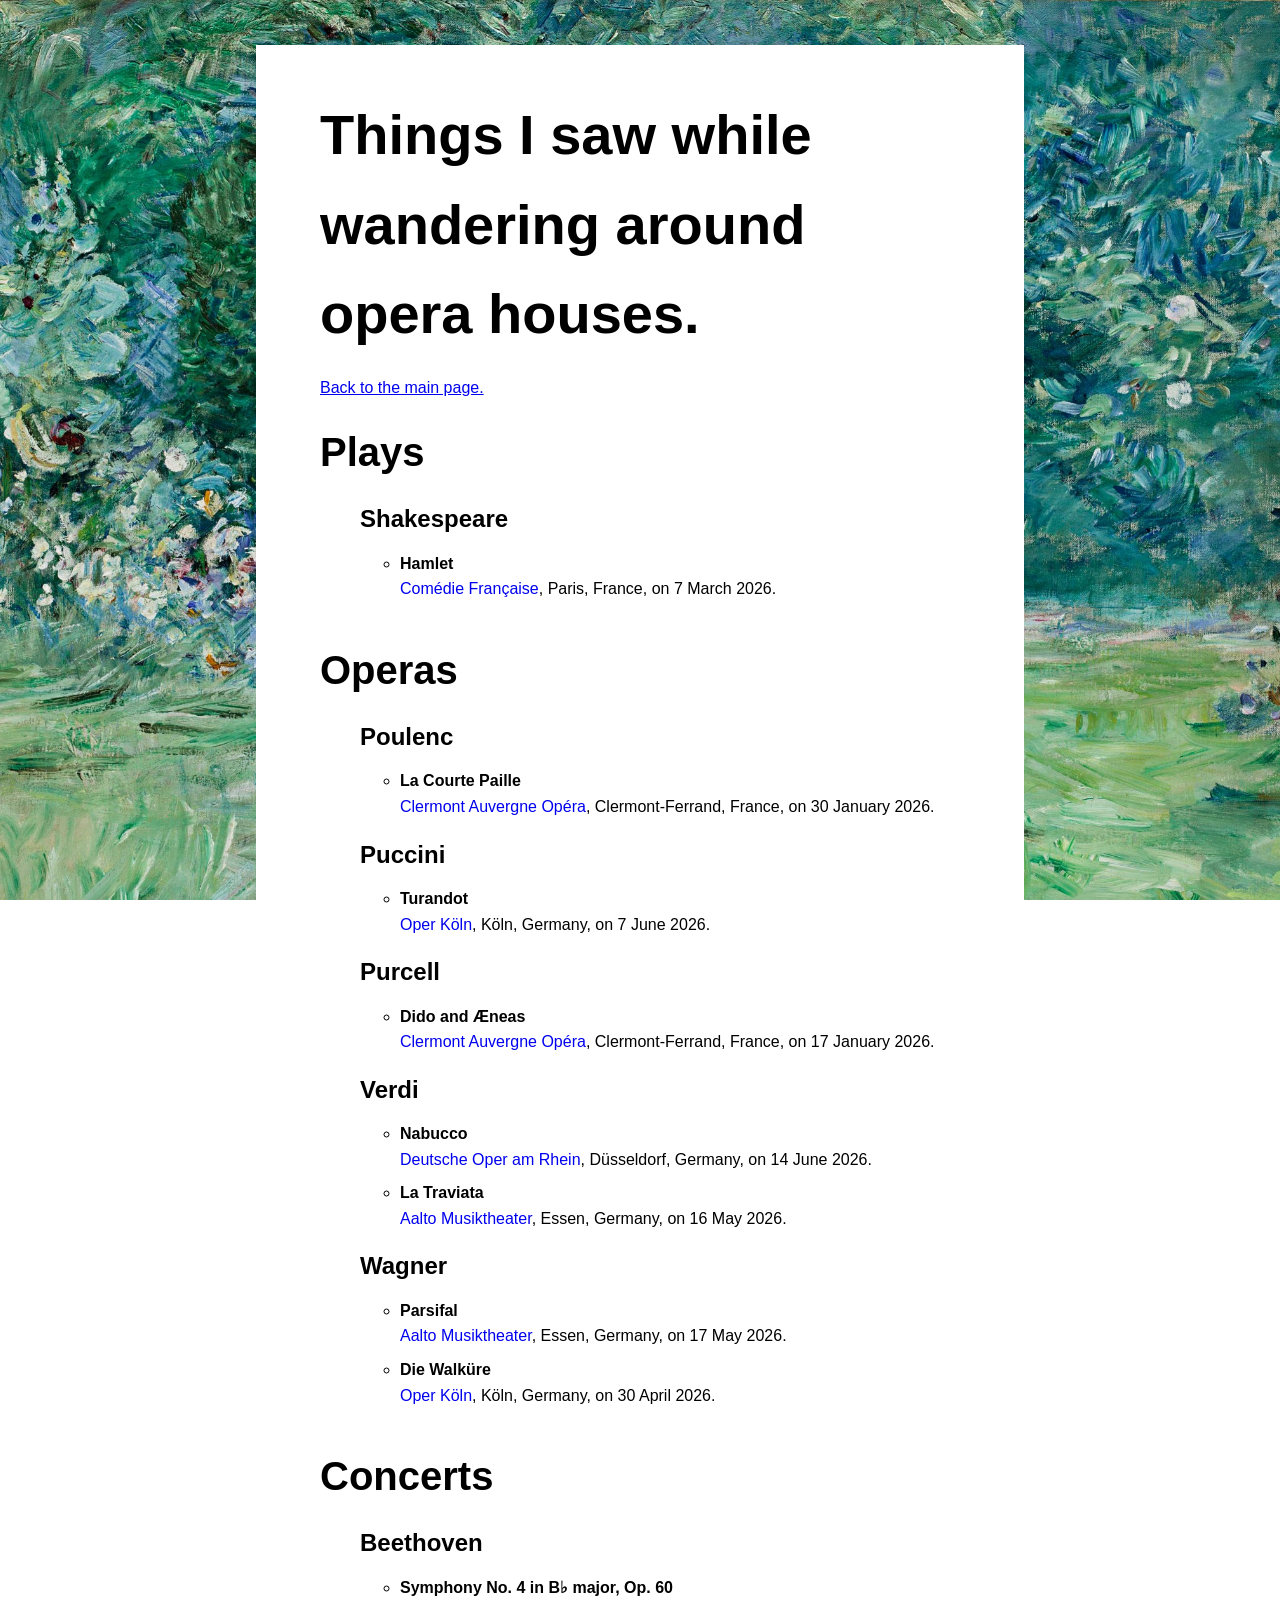
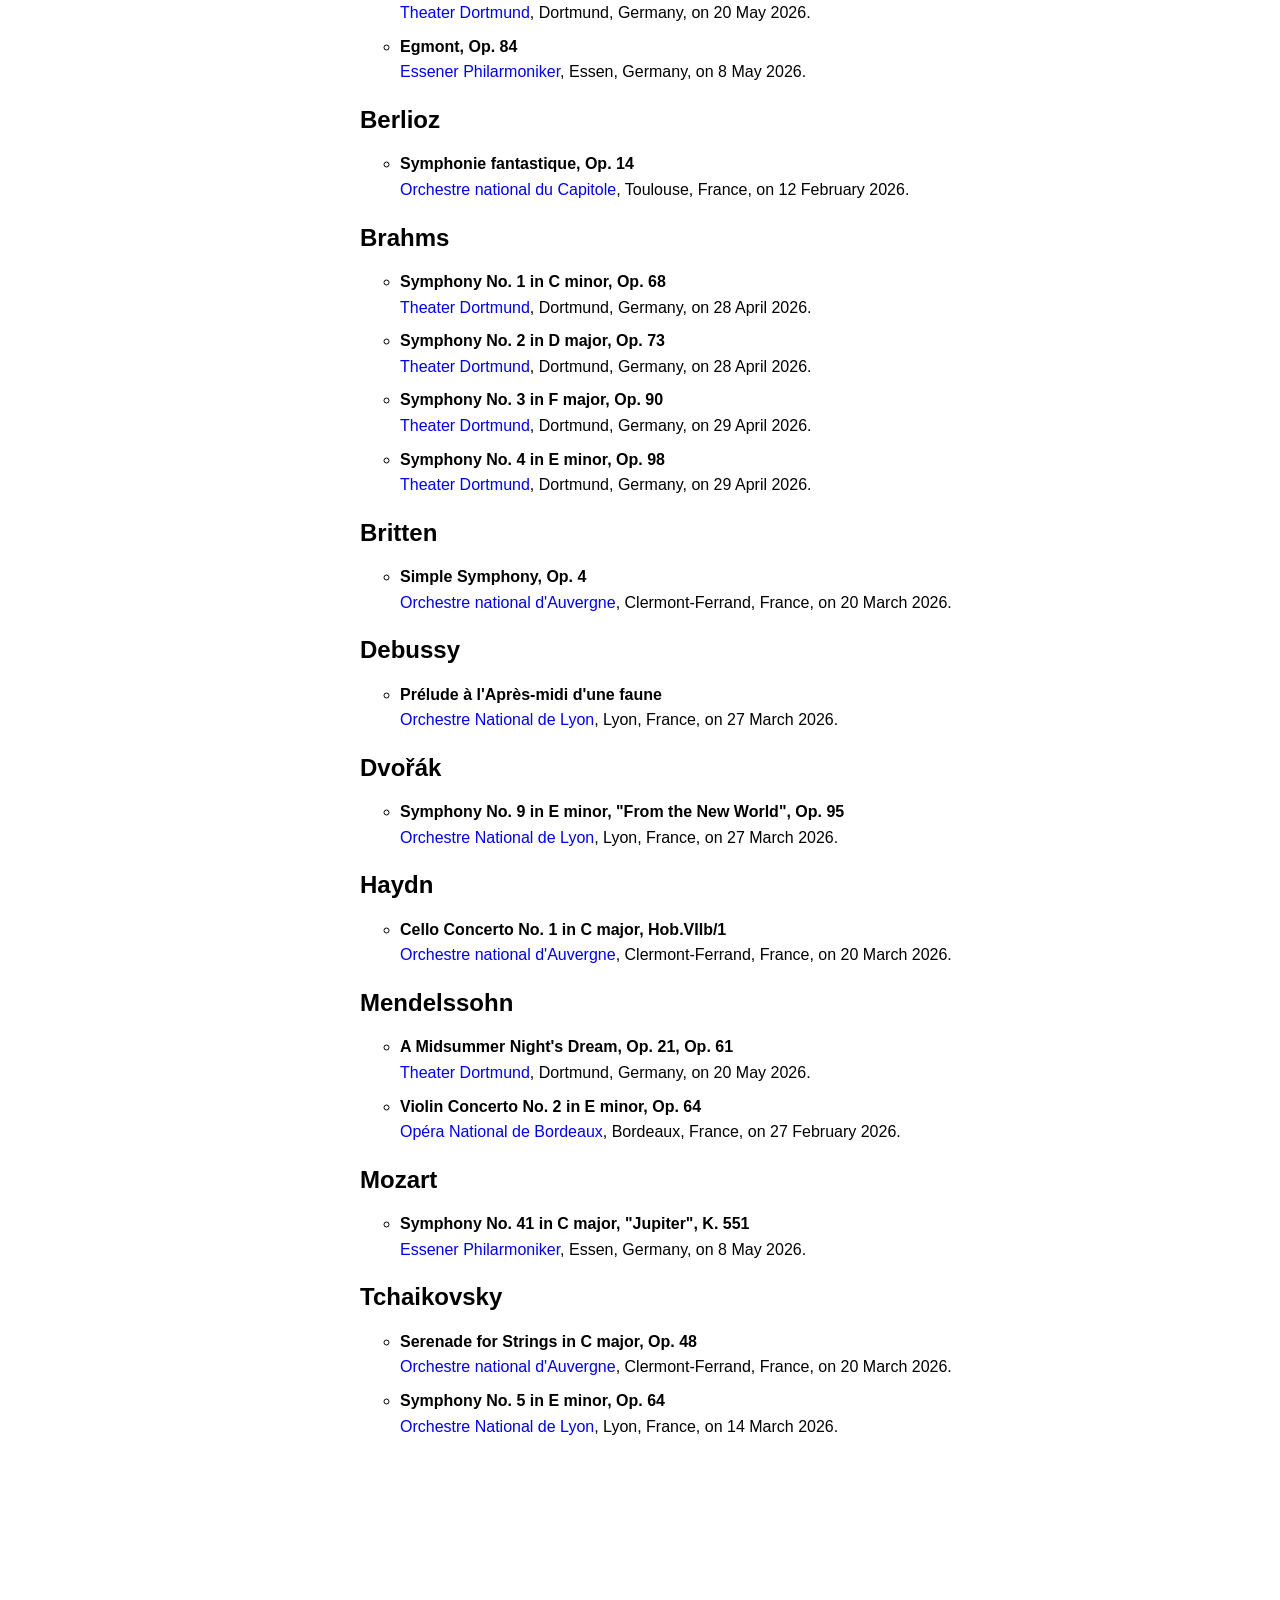
<file: concerts.html>
<!DOCTYPE html>
<html lang="en">
<head>
    <title>Maurin Gilles</title>
    <meta name="description" content="Maurin Gilles">
    <meta name="keywords" content="Maurin, Gilles, Maurin Gilles">
    <meta name="author" content="Maurin Gilles">
    <meta name="viewport" content="width=device-width, initial-scale=1">
    <meta charset="utf-8">
    <link href="https://fonts.cdnfonts.com/css/biko" rel="stylesheet">
    <link rel="stylesheet" type="text/css" href="style.css">
</head>

<body>
    <h1>Things I saw while wandering around opera houses.</h1>

    <p><a href="index.html">Back to the main page.</a></p>

    <h2 class="poc">Plays</h2>

    <ul class="biglist">
        <li>
            <h3>Shakespeare</h3>
            <ul>
                <li>
                    <b>Hamlet</b><br>
                    <a href="https://www.comedie-francaise.fr/">Comédie Française</a>, Paris, France, on 7 March 2026.
                </li>
            </ul>
        </li>
    </ul>

    <h2 class="poc">Operas</h2>

    <ul class="biglist">
        <li>
            <h3>Poulenc</h3>
            <ul>
                <li>
                    <b>La Courte Paille</b><br>
                    <a href="https://clermont-auvergne-opera.com/">Clermont Auvergne Opéra</a>, Clermont-Ferrand, France, on 30 January 2026.
                </li>
            </ul>
        </li>
        <li>
            <h3>Puccini</h3>
            <ul>
                <li>
                    <b>Turandot</b><br>
                    <a href="https://www.oper.koeln/de">Oper Köln</a>, Köln, Germany, on 7 June 2026.
                </li>
            </ul>
        </li>
        <li>
            <h3>Purcell</h3>
            <ul>
                <li>
                    <b>Dido and Æneas</b><br>
                    <a href="https://clermont-auvergne-opera.com/">Clermont Auvergne Opéra</a>, Clermont-Ferrand, France, on 17 January 2026.
                </li>
            </ul>
        </li>
        <li>
            <h3>Verdi</h3>
            <ul>
                <li>
                    <b>Nabucco</b><br>
                    <a href="https://www.operamrhein.de/en/">Deutsche Oper am Rhein</a>, Düsseldorf, Germany, on 14 June 2026.
                </li>
                <li>
                    <b>La Traviata</b><br>
                    <a href="https://www.theater-essen.de/">Aalto Musiktheater</a>, Essen, Germany, on 16 May 2026.
                </li>
            </ul>
        </li>
        <li>
            <h3>Wagner</h3>
            <ul>
                <li>
                    <b>Parsifal</b><br>
                    <a href="https://www.theater-essen.de/">Aalto Musiktheater</a>, Essen, Germany, on 17 May 2026.
                </li>
                <li>
                    <b>Die Walküre</b><br>
                    <a href="https://www.oper.koeln/de">Oper Köln</a>, Köln, Germany, on 30 April 2026.
                </li>
            </ul>
        </li>
    </ul>

    <h2 class="poc">Concerts</h2>

    <ul class="biglist">
        <li>
            <h3>Beethoven</h3>
            <ul>
                <li>
                    <b>Symphony No. 4 in B♭ major, Op. 60</b><br>
                    <a href="https://www.theaterdo.de/">Theater Dortmund</a>, Dortmund, Germany, on 20 May 2026.
                </li>
                <li>
                    <b>Egmont, Op. 84</b><br>
                    <a href="https://www.theater-essen.de/philharmonie/">Essener Philarmoniker</a>, Essen, Germany, on 8 May 2026.
                </li>
            </ul>
        </li>
        <li>
            <h3>Berlioz</h3>
            <ul>
                <li>
                    <b>Symphonie fantastique, Op. 14</b><br>
                    <a href="https://onct.toulouse.fr/">Orchestre national du Capitole</a>, Toulouse, France, on 12 February 2026.
                </li>
            </ul>
        </li>
        <li>
            <h3>Brahms</h3>
            <ul>
                <li>
                    <b>Symphony No. 1 in C minor, Op. 68</b><br>
                    <a href="https://www.theaterdo.de/">Theater Dortmund</a>, Dortmund, Germany, on 28 April 2026.
                </li>
                <li>
                    <b>Symphony No. 2 in D major, Op. 73</b><br>
                    <a href="https://www.theaterdo.de/">Theater Dortmund</a>, Dortmund, Germany, on 28 April 2026.
                </li>
                <li>
                    <b>Symphony No. 3 in F major, Op. 90</b><br>
                    <a href="https://www.theaterdo.de/">Theater Dortmund</a>, Dortmund, Germany, on 29 April 2026.
                </li>
                <li>
                    <b>Symphony No. 4 in E minor, Op. 98</b><br>
                    <a href="https://www.theaterdo.de/">Theater Dortmund</a>, Dortmund, Germany, on 29 April 2026.
                </li>
            </ul>
        </li>
        <li>
            <h3>Britten</h3>
            <ul>
                <li>
                    <b>Simple Symphony, Op. 4</b><br>
                    <a href="https://onauvergne.com/">Orchestre national d'Auvergne</a>, Clermont-Ferrand, France, on 20 March 2026.
                </li>
            </ul>
        </li>
        <li>
            <h3>Debussy</h3>
            <ul>
                <li>
                    <b>Prélude à l'Après-midi d'une faune</b><br>
                    <a href="https://www.auditorium-lyon.com/fr">Orchestre National de Lyon</a>, Lyon, France, on 27 March 2026.
                </li>
            </ul>
        </li>
        <li>
            <h3>Dvořák</h3>
            <ul>
                <li>
                    <b>Symphony No. 9 in E minor, "From the New World", Op. 95</b><br>
                    <a href="https://www.auditorium-lyon.com/fr">Orchestre National de Lyon</a>, Lyon, France, on 27 March 2026.
                </li>
            </ul>
        </li>
        <li>
            <h3>Haydn</h3>
            <ul>
                <li>
                    <b>Cello Concerto No. 1 in C major, Hob.VIIb/1</b><br>
                    <a href="https://onauvergne.com/">Orchestre national d'Auvergne</a>, Clermont-Ferrand, France, on 20 March 2026.
                </li>
            </ul>
        </li>
        <li>
            <h3>Mendelssohn</h3>
            <ul>
                <li>
                    <b>A Midsummer Night's Dream, Op. 21, Op. 61</b><br>
                    <a href="https://www.theaterdo.de/">Theater Dortmund</a>, Dortmund, Germany, on 20 May 2026.
                </li>
                <li>
                    <b>Violin Concerto No. 2 in E minor, Op. 64</b><br>
                    <a href="https://www.opera-bordeaux.com/">Opéra National de Bordeaux</a>, Bordeaux, France, on 27 February 2026.
                </li>
            </ul>
        </li>
        <li>
            <h3>Mozart</h3>
            <ul>
                <li>
                    <b>Symphony No. 41 in C major, "Jupiter", K. 551</b><br>
                    <a href="https://www.theater-essen.de/philharmonie/">Essener Philarmoniker</a>, Essen, Germany, on 8 May 2026.
                </li>
            </ul>
        </li>
        <li>
            <h3>Tchaikovsky</h3>
            <ul>
                <li>
                    <b>Serenade for Strings in C major, Op. 48</b><br>
                    <a href="https://onauvergne.com/">Orchestre national d'Auvergne</a>, Clermont-Ferrand, France, on 20 March 2026.
                </li>
                <li>
                    <b>Symphony No. 5 in E minor, Op. 64</b><br>
                    <a href="https://www.auditorium-lyon.com/fr">Orchestre National de Lyon</a>, Lyon, France, on 14 March 2026.
                </li>
            </ul>
        </li>
    </ul>

</body>
</file>
<file: style.css>
@font-face {
  font-family: biko;
  /*src: url(https://www.dafont.com/biko.font);*/
  src: url(https://fonts2u.com/biko-light.font);
}

html, body, div, a,
h1, h2, h3, h4, h5, h6, p, blockquote,
em, img, strong, var, caption,.articles_list, .articles_list,
table, tbody, tfoot, thead, tr, th, td,
article, aside, figcaption, footer, header,
nav, section, button {
    margin: 0;
    padding: 0;
    border: 0;
    font-size: 100%;
    font-family: biko, Calibri, Gill Sans, Arial, Helvetica, sans-serif;
    vertical-align: baseline;
    box-sizing: border-box;
    overflow: auto;
    margin-block-start: 0;
    margin-block-end: 0;
    margin-inline-start: 0px;
    margin-inline-end: 0px;
    text-decoration: none;
    line-height: 1.6em;
}

html {
    background-image:url(morisot.jpg);
    background-size:cover;
    background-position: center;
    background-repeat: no-repeat;
    background-attachment: fixed;
}

body {
    margin: 5vh 20vw 100vh 20vw;
    padding: 5vh 5vw;
    background:white;
}

h1 {
    font-size:3.5em;
}

h2{
    margin-top:1.5em;
    font-size:2em;
}

h3{
    font-size:1.2em;
}

h2 + h3{
    margin-top: 1em;
}

p + h3{
    margin-top: 1.5em;
}

p + ul{
    margin-top: 0em;
}

#photo{
    display:inline-flex;
    margin:1em 0;
}

#photo img{
    max-width:10vw;
    max-height:20vh;
}

#aoimg{
/*     display: block;
    margin:auto; */
    max-width:40vw;
    max-height:40vh;
}

p {
    margin:1em 0;
    text-align:justify;
}

p a {
    text-decoration: underline;
}

ul {
    text-align: justify;
}

#photo p{
    max-width:25vw;
    padding:1em;
    align-self: flex-end;
}

#keywords{
    margin:0px;
    padding:0px;
    font-size:0px;
}

.poc{
    font-size:2.5em;
    margin-top:0.5em;
}

.biglist{
    list-style:none;
}

.biglist li{
    padding-bottom: 0.5em;
}

.biglist li h3{
    font-size:150%;
    margin-bottom: 0.5em;
}

@media only screen and (max-width: 767px) {
    body {
        margin: 15px 15px 100vh 15px;
        padding: 5vh 6vw;
    }

    #photo{
        display:inline-flex;
        margin:1em 0;
    }

    #photo img{
        max-width:70vw;
        max-height:15vh;
    }

    #photo p{
        margin:0px;
        padding:0px;
        font-size:0px;
    }

    h1 {
        font-size:2.5em;
    }

    h2{
        margin-top:1em;
        font-size:1.5em;
    }

    h3{
        font-size:1.2em;
    }

    p, li{
        font-size:0.9em;
    }

    .biglist{
        padding-left:0;
    }

    .biglist li ul{
        padding-left:5vw;
    }
    
}
</file>
